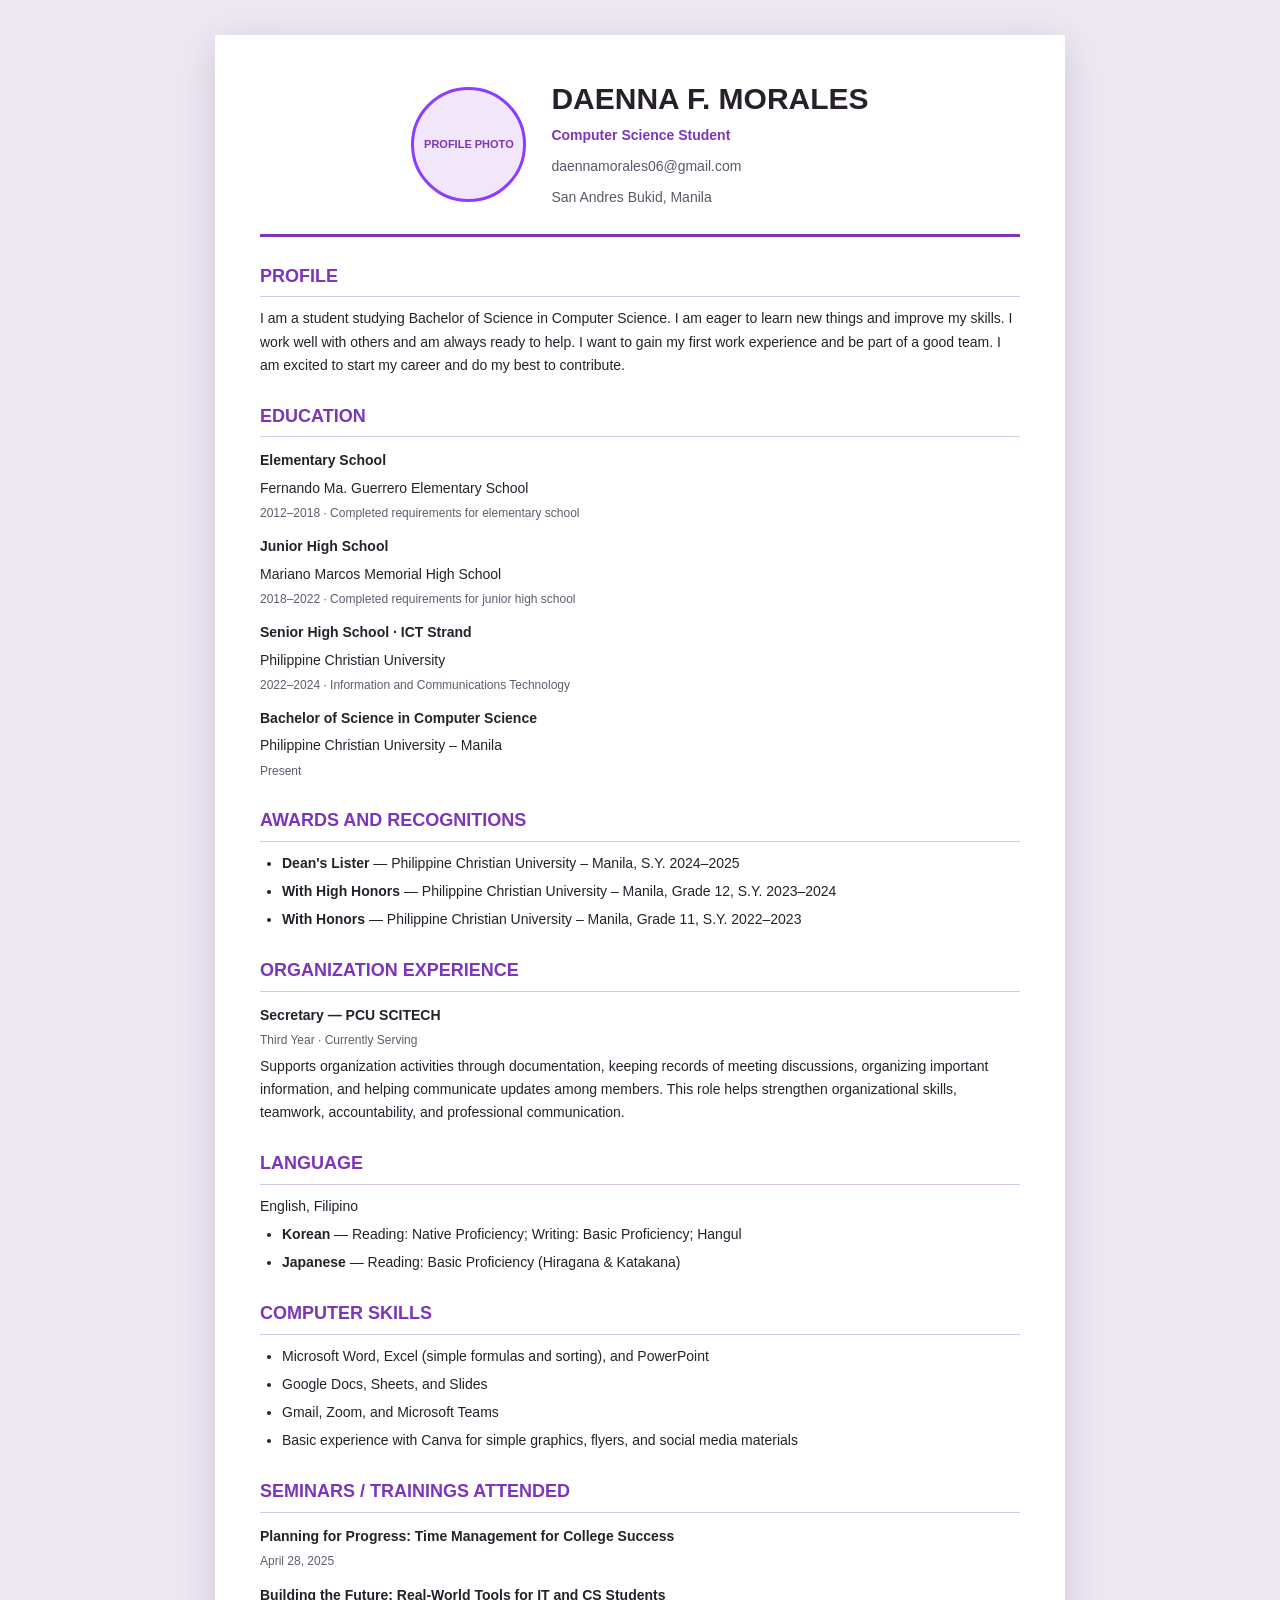
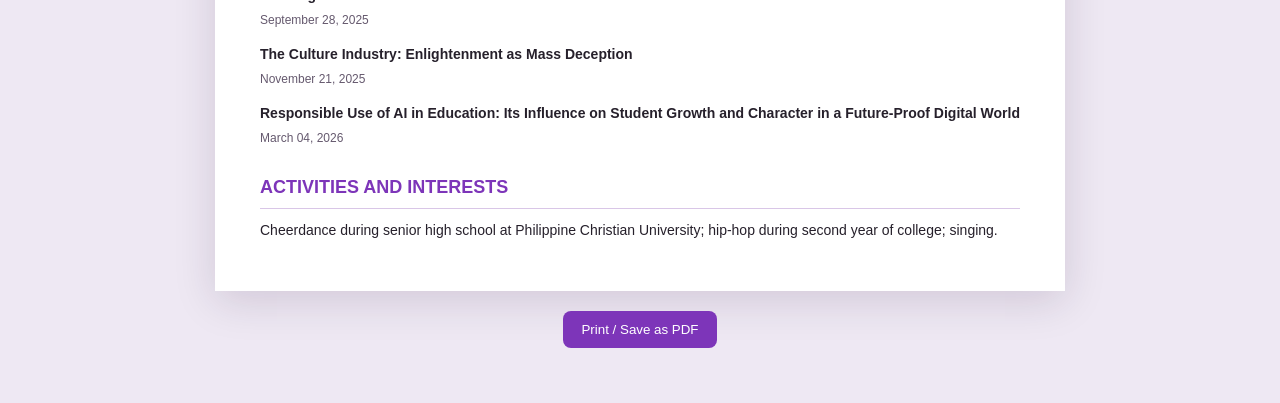
<file: cv.html>
<!DOCTYPE html>
<html lang="en">
<head>
  <meta charset="UTF-8">
  <meta name="viewport" content="width=device-width, initial-scale=1">
  <title>Daenna F. Morales | CV</title>
  <style>
    * { box-sizing: border-box; }
    body {
      margin: 0;
      padding: 35px 15px;
      background: #eee8f3;
      color: #26202b;
      font: 14px/1.65 Arial, Helvetica, sans-serif;
    }
    .cv {
      max-width: 850px;
      margin: auto;
      padding: 45px;
      background: #fff;
      box-shadow: 0 10px 40px rgba(35,10,50,.14);
    }
    .cv-header {
      display: flex;
      align-items: center;
      justify-content: center;
      gap: 25px;
      padding-bottom: 25px;
      border-bottom: 3px solid #7d35b9;
    }
    .cv-header img, .photo-placeholder {
      width: 115px;
      height: 115px;
      border-radius: 50%;
      border: 3px solid #8d3dff;
      object-fit: cover;
      flex-shrink: 0;
    }
    .cv-header img { display: none; }
    .photo-placeholder {
      display: grid;
      place-items: center;
      color: #7d35b9;
      background: #f1e6fa;
      font-size: 11px;
      font-weight: bold;
    }
    h1 { margin: 0; font-size: 30px; line-height: 1.25; }
    .cv-title { color: #7d35b9; font-weight: bold; margin-top: 6px; }
    .contact { color: #5f5667; margin: 8px 0 0; overflow-wrap: anywhere; }
    section { margin-top: 25px; }
    h2 {
      margin-bottom: 10px;
      padding-bottom: 5px;
      border-bottom: 1px solid #d9c6e7;
      color: #7d35b9;
      font-size: 18px;
      text-transform: uppercase;
    }
    h3 { margin: 12px 0 2px; font-size: 14px; }
    p { margin: 4px 0; }
    ul { margin: 5px 0; padding-left: 22px; }
    li { margin-bottom: 5px; }
    .date { color: #65596e; font-size: 12px; }
    .print-row { text-align: center; margin: 20px; }
    .print-row button {
      border: 0;
      border-radius: 8px;
      padding: 11px 18px;
      color: #fff;
      background: #7d35b9;
      cursor: pointer;
    }
    @media (max-width: 600px) {
      .cv { padding: 23px; }
      .cv-header { flex-direction: column; text-align: center; }
      h1 { font-size: 25px; }
    }
    @media print {
      body { padding: 0; background: #fff; }
      .cv { max-width: none; box-shadow: none; padding: 20px; }
      .print-row { display: none; }
    }
  </style>
</head>
<body>
  <div class="cv">
    <header class="cv-header">
      <div>
        <img id="cvProfile" alt="Daenna F. Morales">
        <div id="photoPlaceholder" class="photo-placeholder">PROFILE PHOTO</div>
      </div>
      <div>
        <h1>DAENNA F. MORALES</h1>
        <p class="cv-title">Computer Science Student</p>
        <p class="contact">daennamorales06@gmail.com</p>
        <p class="contact">San Andres Bukid, Manila</p>
      </div>
    </header>

    <section>
      <h2>Profile</h2>
      <p>
        I am a student studying Bachelor of Science in Computer Science.
        I am eager to learn new things and improve my skills. I work well
        with others and am always ready to help. I want to gain my first
        work experience and be part of a good team. I am excited to start
        my career and do my best to contribute.
      </p>
    </section>

    <section>
      <h2>Education</h2>
      <h3>Elementary School</h3>
      <p>Fernando Ma. Guerrero Elementary School</p>
      <p class="date">2012–2018 · Completed requirements for elementary school</p>

      <h3>Junior High School</h3>
      <p>Mariano Marcos Memorial High School</p>
      <p class="date">2018–2022 · Completed requirements for junior high school</p>

      <h3>Senior High School · ICT Strand</h3>
      <p>Philippine Christian University</p>
      <p class="date">2022–2024 · Information and Communications Technology</p>

      <h3>Bachelor of Science in Computer Science</h3>
      <p>Philippine Christian University – Manila</p>
      <p class="date">Present</p>
    </section>

    <section>
      <h2>Awards and Recognitions</h2>
      <ul>
        <li><strong>Dean's Lister</strong> — Philippine Christian University – Manila, S.Y. 2024–2025</li>
        <li><strong>With High Honors</strong> — Philippine Christian University – Manila, Grade 12, S.Y. 2023–2024</li>
        <li><strong>With Honors</strong> — Philippine Christian University – Manila, Grade 11, S.Y. 2022–2023</li>
      </ul>
    </section>

    <section>
      <h2>Organization Experience</h2>
      <h3>Secretary — PCU SCITECH</h3>
      <p class="date">Third Year · Currently Serving</p>
      <p>
        Supports organization activities through documentation, keeping
        records of meeting discussions, organizing important information,
        and helping communicate updates among members. This role helps
        strengthen organizational skills, teamwork, accountability, and
        professional communication.
      </p>
    </section>

    <section>
      <h2>Language</h2>
      <p>English, Filipino</p>
      <ul>
        <li><strong>Korean</strong> — Reading: Native Proficiency; Writing: Basic Proficiency; Hangul</li>
        <li><strong>Japanese</strong> — Reading: Basic Proficiency (Hiragana &amp; Katakana)</li>
      </ul>
    </section>

    <section>
      <h2>Computer Skills</h2>
      <ul>
        <li>Microsoft Word, Excel (simple formulas and sorting), and PowerPoint</li>
        <li>Google Docs, Sheets, and Slides</li>
        <li>Gmail, Zoom, and Microsoft Teams</li>
        <li>Basic experience with Canva for simple graphics, flyers, and social media materials</li>
      </ul>
    </section>

    <section>
      <h2>Seminars / Trainings Attended</h2>
      <h3>Planning for Progress: Time Management for College Success</h3>
      <p class="date">April 28, 2025</p>

      <h3>Building the Future: Real-World Tools for IT and CS Students</h3>
      <p class="date">September 28, 2025</p>

      <h3>The Culture Industry: Enlightenment as Mass Deception</h3>
      <p class="date">November 21, 2025</p>

      <h3>Responsible Use of AI in Education: Its Influence on Student Growth and Character in a Future-Proof Digital World</h3>
      <p class="date">March 04, 2026</p>
    </section>

    <section>
      <h2>Activities and Interests</h2>
      <p>Cheerdance during senior high school at Philippine Christian University; hip-hop during second year of college; singing.</p>
    </section>
  </div>

  <div class="print-row">
    <button type="button" onclick="window.print()">Print / Save as PDF</button>
  </div>

  <script>
    const DB_NAME = "DaennaPortfolioDatabase";
    const DB_VERSION = 1;
    const STORE_NAME = "images";

    const request = indexedDB.open(DB_NAME, DB_VERSION);

    request.onsuccess = event => {
      const db = event.target.result;

      if (!db.objectStoreNames.contains(STORE_NAME)) {
        db.close();
        return;
      }

      const transaction = db.transaction(STORE_NAME, "readonly");
      const getRequest = transaction.objectStore(STORE_NAME).get("profile");

      getRequest.onsuccess = () => {
        const file = getRequest.result;
        if (!file) return;

        const image = document.getElementById("cvProfile");
        image.src = URL.createObjectURL(file);
        image.style.display = "block";
        document.getElementById("photoPlaceholder").style.display = "none";
      };

      db.onversionchange = () => db.close();
    };

    request.onerror = () => console.warn("Could not open the saved profile photo.");
  </script>
</body>
</html>
</file>
